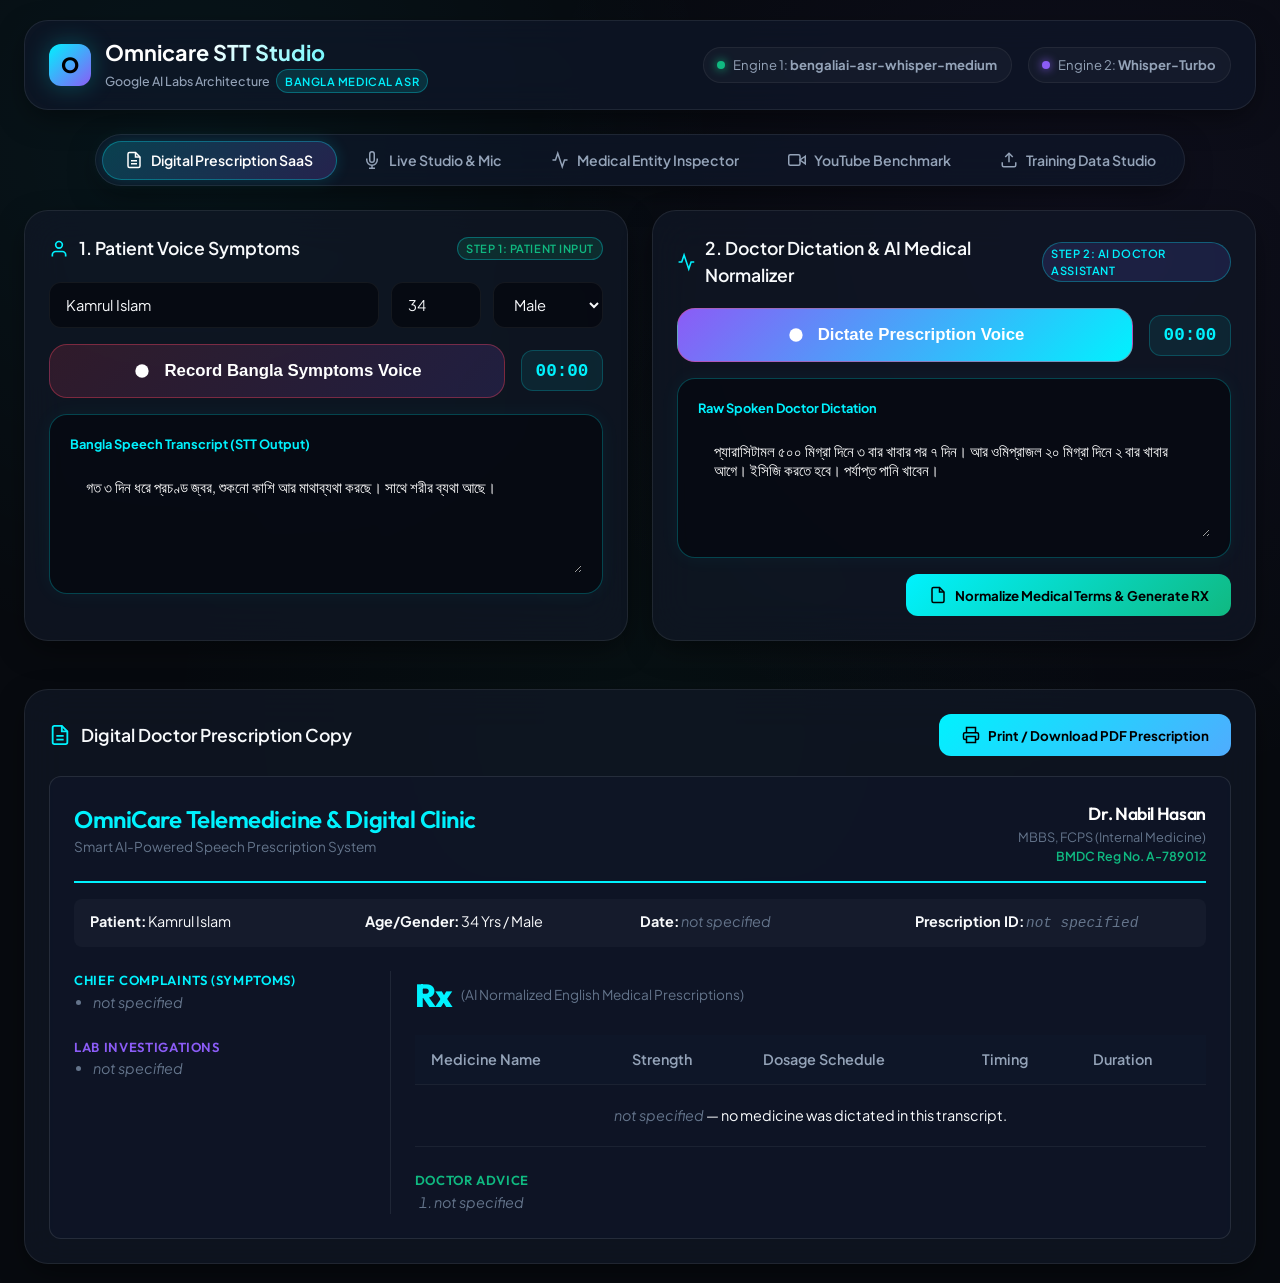
<file: static/index.html>
<!DOCTYPE html>
<html lang="bn">
<head>
    <meta charset="UTF-8">
    <meta name="viewport" content="width=device-width, initial-scale=1.0">
    <title>Omnicare STT — Google AI Labs Studio</title>
    <link rel="stylesheet" href="/static/styles.css">
    <link rel="icon" href="data:image/svg+xml,<svg xmlns=%22http://www.w3.org/2000/svg%22 viewBox=%220 0 100 100%22><text y=%22.9em%22 font-size=%2290%22>🎙️</text></svg>">
</head>
<body>

<div class="app-container">

    <!-- Top Navigation Telemetry Bar (Opal Aesthetic) -->
    <header class="app-header">
        <div class="brand-section">
            <div class="brand-icon">O</div>
            <div>
                <div class="brand-title">Omnicare STT Studio</div>
                <div class="brand-subtitle">
                    Google AI Labs Architecture
                    <span class="badge-tag">Bangla Medical ASR</span>
                </div>
            </div>
        </div>

        <div class="telemetry-bar">
            <div class="telemetry-item">
                <div class="status-dot active"></div>
                <span>Engine 1: <strong>bengaliai-asr-whisper-medium</strong></span>
            </div>
            <div class="telemetry-item">
                <div class="status-dot active" style="background-color: var(--accent-purple); box-shadow: 0 0 10px var(--accent-purple);"></div>
                <span>Engine 2: <strong>Whisper-Turbo</strong></span>
            </div>
        </div>
    </header>

    <!-- Workspace Navigation Pills -->
    <nav class="nav-pills-container">
        <div class="nav-pills">
            <button class="nav-pill active" onclick="switchTab('prescription')">
                <svg width="18" height="18" fill="none" stroke="currentColor" stroke-width="2" viewBox="0 0 24 24"><path d="M14 2H6a2 2 0 0 0-2 2v16a2 2 0 0 0 2 2h12a2 2 0 0 0 2-2V8z"/><polyline points="14 2 14 8 20 8"/><line x1="16" y1="13" x2="8" y2="13"/><line x1="16" y1="17" x2="8" y2="17"/></svg>
                Digital Prescription SaaS
            </button>
            <button class="nav-pill" onclick="switchTab('studio')">
                <svg width="18" height="18" fill="none" stroke="currentColor" stroke-width="2" viewBox="0 0 24 24"><path d="M12 1a3 3 0 0 0-3 3v8a3 3 0 0 0 6 0V4a3 3 0 0 0-3-3z"/><path d="M19 10v2a7 7 0 0 1-14 0v-2"/><line x1="12" y1="19" x2="12" y2="23"/><line x1="8" y1="23" x2="16" y2="23"/></svg>
                Live Studio & Mic
            </button>
            <button class="nav-pill" onclick="switchTab('medical')">
                <svg width="18" height="18" fill="none" stroke="currentColor" stroke-width="2" viewBox="0 0 24 24"><path d="M22 12h-4l-3 9L9 3l-3 9H2"/></svg>
                Medical Entity Inspector
            </button>
            <button class="nav-pill" onclick="switchTab('benchmark')">
                <svg width="18" height="18" fill="none" stroke="currentColor" stroke-width="2" viewBox="0 0 24 24"><polygon points="23 7 16 12 23 17 23 7"/><rect x="1" y="5" width="15" height="14" rx="2" ry="2"/></svg>
                YouTube Benchmark
            </button>
            <button class="nav-pill" onclick="switchTab('dataset')">
                <svg width="18" height="18" fill="none" stroke="currentColor" stroke-width="2" viewBox="0 0 24 24"><path d="M21 15v4a2 2 0 0 1-2 2H5a2 2 0 0 1-2-2v-4"/><polyline points="17 8 12 3 7 8"/><line x1="12" y1="3" x2="12" y2="15"/></svg>
                Training Data Studio
            </button>
        </div>
    </nav>

    <!-- WORKSPACE 0: DIGITAL DOCTOR PRESCRIPTION SAAS -->
    <main id="tab-prescription" class="workspace active">
        <div class="grid-2col">
            <!-- Patient Voice Message & Symptoms -->
            <div class="glass-card">
                <div class="card-header">
                    <div class="card-title">
                        <svg width="20" height="20" fill="none" stroke="currentColor" stroke-width="2" viewBox="0 0 24 24"><path d="M20 21v-2a4 4 0 0 0-4-4H8a4 4 0 0 0-4 4v2"/><circle cx="12" cy="7" r="4"/></svg>
                        1. Patient Voice Symptoms
                    </div>
                    <span class="badge-tag" style="background: rgba(16, 185, 129, 0.15); color: var(--accent-emerald);">Step 1: Patient Input</span>
                </div>

                <div class="input-group" style="margin-bottom: 1rem;">
                    <input type="text" id="patient-name" class="form-input" placeholder="Patient Name" value="Kamrul Islam">
                    <input type="text" id="patient-age" class="form-input" placeholder="Age" value="34" style="max-width: 90px;">
                    <select id="patient-gender" class="form-input" style="max-width: 110px;">
                        <option value="Male">Male</option>
                        <option value="Female">Female</option>
                    </select>
                </div>

                <div class="mic-controls-bar">
                    <button id="patient-rec-btn" class="rec-btn-main" onclick="recordPatientVoice()">
                        <svg width="20" height="20" fill="currentColor" viewBox="0 0 24 24"><circle cx="12" cy="12" r="8"/></svg>
                        <span id="patient-rec-text">Record Bangla Symptoms Voice</span>
                    </button>
                    <div id="patient-rec-timer" class="rec-timer">00:00</div>
                </div>

                <div class="engine-output-box primary" style="margin-top: 1rem;">
                    <div class="engine-tag">
                        <span class="engine-name">Bangla Speech Transcript (STT Output)</span>
                    </div>
                    <textarea id="patient-speech-text" class="form-input" style="width: 100%; min-height: 80px; font-family: inherit; background: transparent; border: none; color: white;" placeholder="Spoken symptoms transcript will appear here (or type manually)...">গত ৩ দিন ধরে প্রচণ্ড জ্বর, শুকনো কাশি আর মাথাব্যথা করছে। সাথে শরীর ব্যথা আছে।</textarea>
                </div>
            </div>

            <!-- Doctor Voice Dictation & Mixed Term Normalizer -->
            <div class="glass-card">
                <div class="card-header">
                    <div class="card-title">
                        <svg width="20" height="20" fill="none" stroke="currentColor" stroke-width="2" viewBox="0 0 24 24"><path d="M22 12h-4l-3 9L9 3l-3 9H2"/></svg>
                        2. Doctor Dictation & AI Medical Normalizer
                    </div>
                    <span class="badge-tag" style="background: rgba(99, 102, 241, 0.15); color: var(--accent-cyan);">Step 2: AI Doctor Assistant</span>
                </div>

                <div class="mic-controls-bar" style="margin-bottom: 1rem;">
                    <button id="doc-rec-btn" class="rec-btn-main" style="background: linear-gradient(135deg, var(--accent-purple), var(--accent-cyan));" onclick="recordDoctorVoice()">
                        <svg width="20" height="20" fill="currentColor" viewBox="0 0 24 24"><circle cx="12" cy="12" r="8"/></svg>
                        <span id="doc-rec-text">Dictate Prescription Voice</span>
                    </button>
                    <div id="doc-rec-timer" class="rec-timer">00:00</div>
                </div>

                <div class="engine-output-box primary">
                    <div class="engine-tag">
                        <span class="engine-name">Raw Spoken Doctor Dictation</span>
                    </div>
                    <textarea id="doctor-speech-text" class="form-input" style="width: 100%; min-height: 80px; font-family: inherit; background: transparent; border: none; color: white;" placeholder="Doctor spoken dictation will appear here...">প্যারাসিটামল ৫০০ মিগ্রা দিনে ৩ বার খাবার পর ৭ দিন। আর ওমিপ্রাজল ২০ মিগ্রা দিনে ২ বার খাবার আগে। ইসিজি করতে হবে। পর্যাপ্ত পানি খাবেন।</textarea>
                </div>

                <div style="margin-top: 1rem; display: flex; gap: 0.5rem; justify-content: flex-end;">
                    <button class="btn-primary" style="background: linear-gradient(135deg, var(--accent-cyan), var(--accent-emerald));" onclick="generatePrescriptionSaaS()">
                        <svg width="18" height="18" fill="none" stroke="currentColor" stroke-width="2" viewBox="0 0 24 24"><path d="M14 2H6a2 2 0 0 0-2 2v16a2 2 0 0 0 2 2h12a2 2 0 0 0 2-2V8z"/><polyline points="14 2 14 8 20 8"/></svg>
                        Normalize Medical Terms & Generate RX
                    </button>
                </div>
            </div>
        </div>

        <!-- Digital Prescription Card Output -->
        <div class="glass-card" style="margin-top: 1.5rem;" id="prescription-printable-area">
            <div class="card-header">
                <div class="card-title">
                    <svg width="22" height="22" fill="none" stroke="currentColor" stroke-width="2" viewBox="0 0 24 24"><path d="M14 2H6a2 2 0 0 0-2 2v16a2 2 0 0 0 2 2h12a2 2 0 0 0 2-2V8z"/><polyline points="14 2 14 8 20 8"/><line x1="16" y1="13" x2="8" y2="13"/><line x1="16" y1="17" x2="8" y2="17"/></svg>
                    Digital Doctor Prescription Copy
                </div>
                <button class="btn-primary" onclick="window.print()">
                    <svg width="18" height="18" fill="none" stroke="currentColor" stroke-width="2" viewBox="0 0 24 24"><polyline points="6 9 6 2 18 2 18 9"/><path d="M6 18H4a2 2 0 0 1-2-2v-5a2 2 0 0 1 2-2h16a2 2 0 0 1 2 2v5a2 2 0 0 1-2 2h-2"/><rect x="6" y="14" width="12" height="8"/></svg>
                    Print / Download PDF Prescription
                </button>
            </div>

            <!-- Letterhead -->
            <div style="border: 1px solid rgba(255,255,255,0.1); border-radius: var(--radius-md); padding: 1.5rem; background: rgba(15, 23, 42, 0.6);">
                <div style="display: flex; justify-content: space-between; border-bottom: 2px solid var(--accent-cyan); padding-bottom: 1rem; margin-bottom: 1rem;">
                    <div>
                        <h2 style="font-family: var(--font-heading); color: var(--accent-cyan); margin: 0; font-size: 1.5rem;">OmniCare Telemedicine & Digital Clinic</h2>
                        <div style="color: var(--text-muted); font-size: 0.85rem;">Smart AI-Powered Speech Prescription System</div>
                    </div>
                    <div style="text-align: right;">
                        <h3 id="rx-doc-name" style="margin: 0; color: white; font-size: 1.1rem;">Dr. Nabil Hasan</h3>
                        <div id="rx-doc-title" style="color: var(--text-muted); font-size: 0.8rem;">MBBS, FCPS (Internal Medicine)</div>
                        <div style="color: var(--accent-emerald); font-size: 0.78rem; font-weight: 600;">BMDC Reg No. A-789012</div>
                    </div>
                </div>

                <!-- Patient Metadata Bar -->
                <div style="display: grid; grid-template-columns: repeat(4, 1fr); background: rgba(255,255,255,0.03); padding: 0.75rem 1rem; border-radius: var(--radius-sm); margin-bottom: 1.5rem; font-size: 0.9rem;">
                    <div><strong>Patient:</strong> <span id="rx-patient-name">Kamrul Islam</span></div>
                    <div><strong>Age/Gender:</strong> <span id="rx-patient-age-gender">34 Yrs / Male</span></div>
                    <div><strong>Date:</strong> <span id="rx-date" class="not-specified">not specified</span></div>
                    <div><strong>Prescription ID:</strong> <span id="rx-id" class="not-specified" style="font-family: var(--font-mono);">not specified</span></div>
                </div>

                <div class="grid-2col" style="grid-template-columns: 1fr 2.5fr;">
                    <!-- Left: Complaints & Investigations -->
                    <div style="border-right: 1px solid rgba(255,255,255,0.08); padding-right: 1rem;">
                        <h4 style="color: var(--accent-cyan); margin-top: 0; text-transform: uppercase; font-size: 0.82rem; letter-spacing: 0.05em;">Chief Complaints (Symptoms)</h4>
                        <!-- Placeholder only. Filled from the transcript by
                             generatePrescriptionSaaS(); never seeded with
                             sample clinical data that could be mistaken for a
                             reading of this patient's speech. -->
                        <ul id="rx-complaints-list" style="padding-left: 1.2rem; color: var(--text-secondary); font-size: 0.9rem; line-height: 1.6;">
                            <li class="not-specified">not specified</li>
                        </ul>

                        <h4 style="color: var(--accent-purple); margin-top: 1.5rem; text-transform: uppercase; font-size: 0.82rem; letter-spacing: 0.05em;">Lab Investigations</h4>
                        <ul id="rx-tests-list" style="padding-left: 1.2rem; color: var(--text-secondary); font-size: 0.9rem; line-height: 1.6;">
                            <li class="not-specified">not specified</li>
                        </ul>
                    </div>

                    <!-- Right: RX Medicine Table -->
                    <div>
                        <div style="display: flex; align-items: center; gap: 0.5rem; margin-bottom: 1rem;">
                            <span style="font-family: var(--font-heading); font-size: 2rem; font-weight: 800; color: var(--accent-cyan);">Rx</span>
                            <span style="color: var(--text-muted); font-size: 0.85rem;">(AI Normalized English Medical Prescriptions)</span>
                        </div>

                        <table class="data-table" style="width: 100%; font-size: 0.9rem;">
                            <thead>
                                <tr>
                                    <th>Medicine Name</th>
                                    <th>Strength</th>
                                    <th>Dosage Schedule</th>
                                    <th>Timing</th>
                                    <th>Duration</th>
                                </tr>
                            </thead>
                            <!-- Intentionally empty of drugs. Shipping sample
                                 rows here put a real-looking Paracetamol /
                                 Omeprazole order on screen before anyone had
                                 spoken — exactly the confident-wrong-value
                                 failure PLAN.md rules out. -->
                            <tbody id="rx-medicines-body">
                                <tr>
                                    <td colspan="5" style="text-align: center; padding: 1.25rem;">
                                        <span class="not-specified">not specified</span> — no medicine was dictated in this transcript.
                                    </td>
                                </tr>
                            </tbody>
                        </table>

                        <h4 style="color: var(--accent-emerald); margin-top: 1.5rem; text-transform: uppercase; font-size: 0.82rem; letter-spacing: 0.05em;">Doctor Advice</h4>
                        <ol id="rx-advice-list" style="padding-left: 1.2rem; color: var(--text-secondary); font-size: 0.9rem; line-height: 1.6;">
                            <li class="not-specified">not specified</li>
                        </ol>
                    </div>
                </div>
            </div>
        </div>
    </main>

    <!-- WORKSPACE 1: LIVE STUDIO -->
    <main id="tab-studio" class="workspace">
        <div class="grid-2col">
            <!-- Left Card: Live Mic Visualizer & Audio File Drop -->
            <div class="glass-card">
                <div class="card-header">
                    <div class="card-title">
                        <svg width="20" height="20" fill="none" stroke="currentColor" stroke-width="2" viewBox="0 0 24 24"><circle cx="12" cy="12" r="10"/><polyline points="12 6 12 12 16 14"/></svg>
                        Real-time Audio Input
                    </div>
                    <span id="rec-status-tag" class="badge-tag" style="background: rgba(255,255,255,0.05); color: var(--text-muted); border-color: transparent;">READY</span>
                </div>

                <!-- Animated Audio Waveform Canvas -->
                <div class="visualizer-container">
                    <canvas id="audioCanvas"></canvas>
                </div>

                <!-- Microphone Controls -->
                <div class="mic-controls-bar">
                    <button id="record-btn" class="rec-btn-main" onclick="toggleRecording()">
                        <svg width="20" height="20" fill="currentColor" viewBox="0 0 24 24"><circle cx="12" cy="12" r="8"/></svg>
                        <span id="rec-btn-text">Start Speech Capture</span>
                    </button>
                    <div id="rec-timer" class="rec-timer">00:00</div>
                </div>

                <div style="margin: 1.5rem 0 0.5rem; text-align: center; color: var(--text-muted); font-size: 0.8rem; text-transform: uppercase; letter-spacing: 0.1em;">
                    — OR DRAG AUDIO FILE —
                </div>

                <!-- File Drag and Drop Zone -->
                <div class="dropzone" id="audio-dropzone" onclick="document.getElementById('file-input').click()">
                    <div class="dropzone-icon">
                        <svg width="24" height="24" fill="none" stroke="currentColor" stroke-width="2" viewBox="0 0 24 24"><path d="M21 15v4a2 2 0 0 1-2 2H5a2 2 0 0 1-2-2v-4"/><polyline points="17 8 12 3 7 8"/><line x1="12" y1="3" x2="12" y2="15"/></svg>
                    </div>
                    <div class="dropzone-text">Click or Drop Audio File Here</div>
                    <div class="dropzone-subtext">Supports WAV, MP3, M4A, FLAC (Max 25MB)</div>
                    <input type="file" id="file-input" accept="audio/*" style="display: none;" onchange="handleFileSelect(event)">
                </div>

                <div id="audio-preview-container" style="display: none; margin-top: 1rem;">
                    <audio id="audio-player" controls style="width: 100%; border-radius: var(--radius-md);"></audio>
                </div>
            </div>

            <!-- Right Card: Dual Engine Transcription & Agreement Telemetry -->
            <div class="glass-card">
                <div class="card-header">
                    <div class="card-title">
                        <svg width="20" height="20" fill="none" stroke="currentColor" stroke-width="2" viewBox="0 0 24 24"><path d="M14 2H6a2 2 0 0 0-2 2v16a2 2 0 0 0 2 2h12a2 2 0 0 0 2-2V8z"/><polyline points="14 2 14 8 20 8"/><line x1="16" y1="13" x2="8" y2="13"/><line x1="16" y1="17" x2="8" y2="17"/><polyline points="10 9 9 9 8 9"/></svg>
                        Stitch Dual-Engine Evaluation
                    </div>
                    <button class="btn-secondary" style="padding: 0.35rem 0.75rem; font-size: 0.78rem;" onclick="copyTranscript()">Copy Transcript</button>
                </div>

                <!-- Agreement Telemetry Meter -->
                <div class="agreement-meter-card">
                    <div class="meter-info">
                        <span class="meter-label">Model Cross Agreement</span>
                        <span class="meter-value" id="agreement-val">--%</span>
                    </div>
                    <div id="agreement-badge" class="meter-badge high">Awaiting Audio</div>
                </div>

                <div style="display: flex; flex-direction: column; gap: 1rem; margin-top: 1rem;">
                    <!-- Engine 1 Output -->
                    <div class="engine-output-box primary">
                        <div class="engine-tag">
                            <span class="engine-name">Engine 1 (Bengali.AI ASR Whisper-Medium)</span>
                            <span id="e1-time">-- s</span>
                        </div>
                        <div id="transcript-e1" class="transcript-text-area">
                            <em>Speak or upload audio to generate Bangla transcription...</em>
                        </div>
                    </div>

                    <!-- Engine 2 Output -->
                    <div class="engine-output-box">
                        <div class="engine-tag">
                            <span class="engine-name" style="color: var(--accent-purple);">Engine 2 (Whisper-Large-v3-Turbo / MLX)</span>
                            <span id="e2-time">-- s</span>
                        </div>
                        <div id="transcript-e2" class="transcript-text-area" style="color: var(--text-secondary);">
                            <em>Engine 2 output will appear here...</em>
                        </div>
                    </div>
                </div>
            </div>
        </div>
    </main>

    <!-- WORKSPACE 2: MEDICAL ENTITY INSPECTOR -->
    <main id="tab-medical" class="workspace">
        <div class="glass-card">
            <div class="card-header">
                <div class="card-title">
                    <svg width="20" height="20" fill="none" stroke="currentColor" stroke-width="2" viewBox="0 0 24 24"><path d="M22 12h-4l-3 9L9 3l-3 9H2"/></svg>
                    Medical Entity Classification & Bengali Unicode Normalization
                </div>
                <div style="display: flex; gap: 0.5rem;">
                    <span class="medical-tag symptom">Symptom</span>
                    <span class="medical-tag drug">Medication</span>
                    <span class="medical-tag dosage">Dosage</span>
                    <span class="medical-tag anatomy">Anatomy</span>
                </div>
            </div>

            <div class="grid-2col">
                <div class="engine-output-box primary">
                    <div class="engine-tag">
                        <span class="engine-name">Highlighted Clinical Transcript</span>
                    </div>
                    <div id="medical-highlight-box" class="transcript-text-area">
                        রোগীর <span class="medical-tag symptom">জ্বর</span> ও <span class="medical-tag symptom">মাথা ব্যথা</span> রয়েছে। তাঁকে <span class="medical-tag drug">প্যারাসিটামল</span> <span class="medical-tag dosage"> ৫০০ মিগ্রা</span> দিনে ২ বার খাওয়ার পরামর্শ দেয়া হলো।
                    </div>
                </div>

                <div class="engine-output-box">
                    <div class="engine-tag">
                        <span class="engine-name" style="color: var(--accent-emerald);">bnorm.py Unicode Normalized Comparison</span>
                    </div>
                    <div id="bnorm-compare-box" class="transcript-text-area" style="font-family: var(--font-mono); font-size: 0.95rem;">
                        [Original] রোগীর জ্বর ও মাথা ব্যথা রয়েছে...<br><br>
                        [Normalized] রোগীর জ্বর ও মাথাব্যথা রয়েছে...
                    </div>
                </div>
            </div>
        </div>
    </main>

    <!-- WORKSPACE 3: YOUTUBE BENCHMARK -->
    <main id="tab-benchmark" class="workspace">
        <div class="glass-card">
            <div class="card-header">
                <div class="card-title">
                    <svg width="20" height="20" fill="none" stroke="currentColor" stroke-width="2" viewBox="0 0 24 24"><polygon points="23 7 16 12 23 17 23 7"/><rect x="1" y="5" width="15" height="14" rx="2" ry="2"/></svg>
                    YouTube Speech Benchmark & WER Evaluation
                </div>
            </div>

            <div class="input-group">
                <input type="text" id="yt-url-input" class="form-input" placeholder="Paste YouTube video URL (e.g., https://www.youtube.com/watch?v=...)">
                <button class="btn-primary" onclick="runYouTubeBench()">
                    <svg width="18" height="18" fill="none" stroke="currentColor" stroke-width="2" viewBox="0 0 24 24"><polygon points="5 3 19 12 5 21 5 3"/></svg>
                    Run Speech Benchmark
                </button>
            </div>
        </div>

        <!-- History Table -->
        <div class="glass-card">
            <div class="card-header">
                <div class="card-title">Transcription Benchmark History</div>
                <button class="btn-secondary" onclick="loadBenchHistory()">Refresh History</button>
            </div>
            <div class="data-table-container">
                <table class="data-table">
                    <thead>
                        <tr>
                            <th>Video / Audio ID</th>
                            <th>Transcribed Text</th>
                            <th>Agreement</th>
                            <th>Duration</th>
                            <th>Actions</th>
                        </tr>
                    </thead>
                    <tbody id="history-table-body">
                        <tr>
                            <td colspan="5" style="text-align: center; color: var(--text-muted); padding: 2rem;">
                                Loading past benchmark entries...
                            </td>
                        </tr>
                    </tbody>
                </table>
            </div>
        </div>
    </main>

    <!-- WORKSPACE 4: DATASET CURATION STUDIO -->
    <main id="tab-dataset" class="workspace">
        <div class="glass-card">
            <div class="card-header">
                <div class="card-title">
                    <svg width="20" height="20" fill="none" stroke="currentColor" stroke-width="2" viewBox="0 0 24 24"><path d="M21 15v4a2 2 0 0 1-2 2H5a2 2 0 0 1-2-2v-4"/><polyline points="17 8 12 3 7 8"/><line x1="12" y1="3" x2="12" y2="15"/></svg>
                    Bangla Dataset Collection Studio (Kaggle Fine-Tuning Pipeline)
                </div>
                <a href="/training/export" target="_blank" class="btn-primary" style="text-decoration: none;">
                    Export Kaggle Manifest CSV
                </a>
            </div>

            <div class="input-group" style="margin-bottom: 1.5rem;">
                <input type="text" id="training-yt-url" class="form-input" placeholder="Enter YouTube URL for automatic caption chunking and speech dataset extraction...">
                <button class="btn-primary" onclick="chunkYouTubeForTraining()">
                    Chunk & Extract Pairs
                </button>
            </div>

            <div id="candidate-pairs-container" style="display: none; margin-bottom: 2rem;">
                <div class="card-header">
                    <div class="card-title" style="color: var(--accent-cyan);">
                        Extracted Candidate Speech Pairs (Review & Accept)
                    </div>
                    <span id="candidate-count-tag" class="badge-tag">0 PAIRS</span>
                </div>
                <div class="data-table-container" style="margin-bottom: 1.5rem;">
                    <table class="data-table">
                        <thead>
                            <tr>
                                <th>Chunk ID</th>
                                <th>Audio Clip</th>
                                <th>STT Text (Engine 1 vs Engine 2)</th>
                                <th>Verified Label (Editable)</th>
                                <th>Action</th>
                            </tr>
                        </thead>
                        <tbody id="candidate-table-body"></tbody>
                    </table>
                </div>
            </div>

            <!-- Manifest Data Table -->
            <div class="card-header" style="margin-top: 1rem;">
                <div class="card-title">Accepted Training Dataset Manifest</div>
            </div>
            <div class="data-table-container">
                <table class="data-table">
                    <thead>
                        <tr>
                            <th>Chunk ID</th>
                            <th>Audio Stream</th>
                            <th>Reference / Final Text</th>
                            <th>Actions</th>
                        </tr>
                    </thead>
                    <tbody id="manifest-table-body">
                        <tr>
                            <td colspan="4" style="text-align: center; color: var(--text-muted); padding: 2rem;">
                                Loading training dataset manifest...
                            </td>
                        </tr>
                    </tbody>
                </table>
            </div>
        </div>
    </main>

</div>

<script src="/static/app.js"></script>
</body>
</html>
</file>
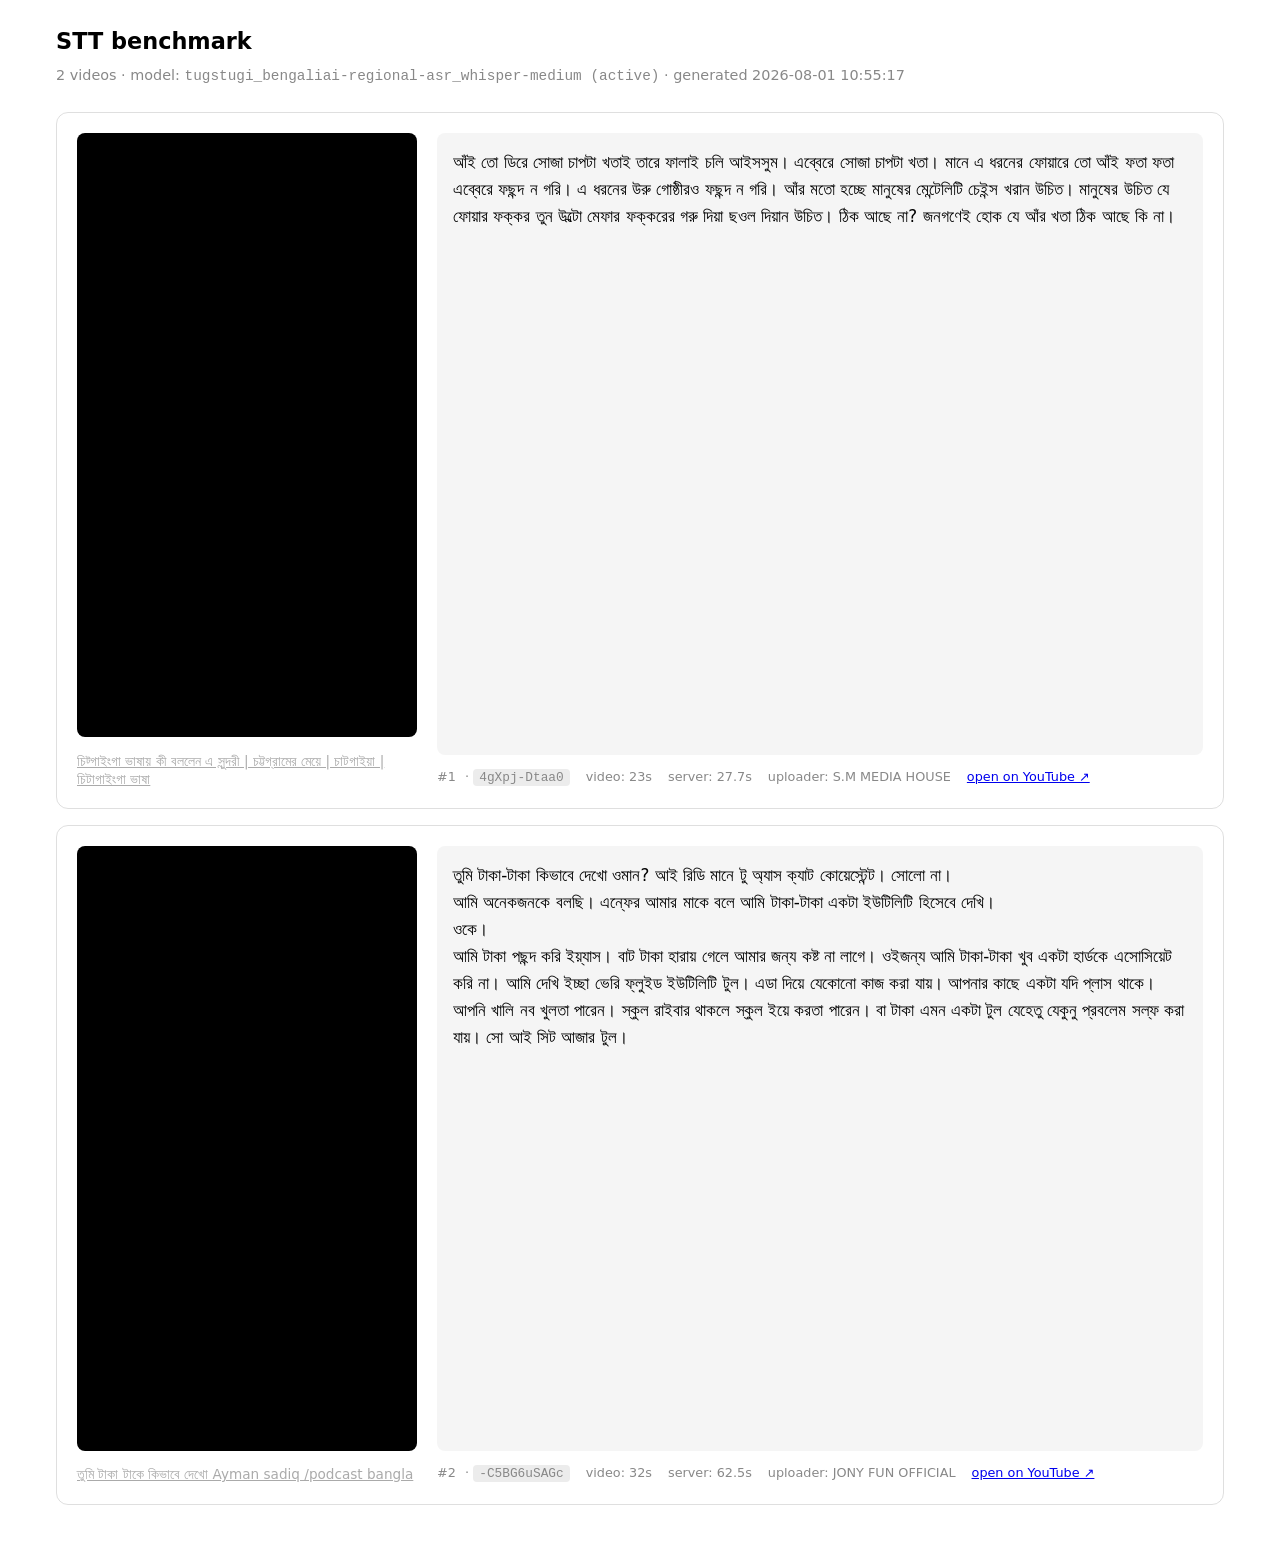
<file: bench/report_20260801_105341.html>
<!DOCTYPE html>
<html lang="en">
<head>
<meta charset="UTF-8">
<title>STT bench — 2 videos — 2026-08-01 10:55:17</title>
<style>
    :root { color-scheme: light dark; }
    * { box-sizing: border-box; }
    body {
        font-family: -apple-system, system-ui, "Segoe UI", Roboto, sans-serif;
        max-width: 1200px;
        margin: 0 auto;
        padding: 1.5rem 1rem;
        line-height: 1.6;
    }
    h1 { margin: 0 0 0.25rem; font-size: 1.4rem; }
    .summary {
        margin: 0 0 1.5rem;
        color: #888;
        font-size: 0.9rem;
    }
    .card {
        display: grid;
        grid-template-columns: 340px 1fr;
        gap: 1.25rem;
        padding: 1.25rem;
        margin-bottom: 1rem;
        border: 1px solid rgba(128,128,128,0.25);
        border-radius: 12px;
    }
    @media (max-width: 800px) {
        .card { grid-template-columns: 1fr; }
    }
    .video iframe {
        width: 100%;
        aspect-ratio: 9/16;
        border: 0;
        border-radius: 8px;
        background: #000;
    }
    .video .title {
        margin-top: 0.5rem;
        font-size: 0.85rem;
        color: #aaa;
        line-height: 1.3;
    }
    .video .title a { color: inherit; }
    .transcript {
        display: flex;
        flex-direction: column;
        min-width: 0;
    }
    .text {
        flex: 1;
        padding: 1rem;
        background: rgba(128,128,128,0.08);
        border-radius: 8px;
        white-space: pre-wrap;
        word-break: break-word;
        font-size: 1.05rem;
        min-height: 8rem;
    }
    .text.error { background: rgba(220,50,50,0.1); color: #d33; }
    .meta {
        margin-top: 0.75rem;
        font-size: 0.8rem;
        color: #888;
        display: flex;
        flex-wrap: wrap;
        gap: 0.5rem 1rem;
    }
    .meta code {
        background: rgba(128,128,128,0.15);
        padding: 1px 6px;
        border-radius: 4px;
    }
    .card-num {
        display: inline-block;
        min-width: 1.5rem;
        color: #888;
        font-variant-numeric: tabular-nums;
    }
</style>
</head>
<body>
<h1>STT benchmark</h1>
<div class="summary">
    2 videos · model: <code>tugstugi_bengaliai-regional-asr_whisper-medium (active)</code> · generated 2026-08-01 10:55:17
</div>

<div class="card">
    <div class="video">
        <iframe src="https://www.youtube.com/embed/4gXpj-Dtaa0" allowfullscreen loading="lazy"></iframe>
        <div class="title"><a href="https://www.youtube.com/shorts/4gXpj-Dtaa0" target="_blank" rel="noopener">চিট্গাইংগা ভাষায় কী বললেন এ সুন্দরী | চট্টগ্রামের মেয়ে | চাটগাইয়া | চিটাগাইংগা ভাষা</a></div>
    </div>
    <div class="transcript">
        <div class="text">আঁই তো ডিরে সোজা চাপটা খতাই তারে ফালাই চলি আইসসুম। এব্বেরে সোজা চাপটা খতা। মানে এ ধরনের ফোয়ারে তো আঁই ফতা ফতা এব্বেরে ফছন্দ ন গরি। এ ধরনের উরু গোষ্ঠীরও ফছন্দ ন গরি। আঁর মতো হচ্ছে মানুষের মেন্টেলিটি চেইন্স খরান উচিত। মানুষের উচিত যে ফোয়ার ফক্কর তুন উল্টো মেফার ফক্করের গরু দিয়া ছওল দিয়ান উচিত। ঠিক আছে না? জনগণেই হোক যে আঁর খতা ঠিক আছে কি না।</div>
        <div class="meta">
            <span><span class="card-num">#1</span> · <code>4gXpj-Dtaa0</code></span>
            <span>video: 23s</span>
            <span>server: 27.7s</span>
            <span>uploader: S.M MEDIA HOUSE</span>
            <span><a href="https://www.youtube.com/shorts/4gXpj-Dtaa0" target="_blank" rel="noopener">open on YouTube ↗</a></span>
        </div>
    </div>
</div>

<div class="card">
    <div class="video">
        <iframe src="https://www.youtube.com/embed/-C5BG6uSAGc" allowfullscreen loading="lazy"></iframe>
        <div class="title"><a href="https://www.youtube.com/shorts/-C5BG6uSAGc" target="_blank" rel="noopener">তুমি টাকা টাকে কিভাবে দেখো Ayman sadiq /podcast bangla</a></div>
    </div>
    <div class="transcript">
        <div class="text">তুমি টাকা-টাকা কিভাবে দেখো ওমান? আই রিডি মানে টু অ্যাস ক্যাট কোয়েস্টেন্ট। সোলো না। 
আমি অনেকজনকে বলছি। এন্ফের আমার মাকে বলে আমি টাকা-টাকা একটা ইউটিলিটি হিসেবে দেখি। 
ওকে। 
আমি টাকা পছন্দ করি ইয়্যাস। বাট টাকা হারায় গেলে আমার জন্য কষ্ট না লাগে। ওইজন্য আমি টাকা-টাকা খুব একটা হার্ডকে এসোসিয়েট করি না। আমি দেখি ইচ্ছা ভেরি ফ্লুইড ইউটিলিটি টুল। এডা দিয়ে যেকোনো কাজ করা যায়। আপনার কাছে একটা যদি প্লাস থাকে। আপনি খালি নব খুলতা পারেন। স্কুল রাইবার থাকলে স্কুল ইয়ে করতা পারেন। বা টাকা এমন একটা টুল যেহেতু যেকুনু প্রবলেম সল্ফ করা যায়। সো আই সিট আজার টুল।</div>
        <div class="meta">
            <span><span class="card-num">#2</span> · <code>-C5BG6uSAGc</code></span>
            <span>video: 32s</span>
            <span>server: 62.5s</span>
            <span>uploader: JONY FUN OFFICIAL</span>
            <span><a href="https://www.youtube.com/shorts/-C5BG6uSAGc" target="_blank" rel="noopener">open on YouTube ↗</a></span>
        </div>
    </div>
</div>
</body></html>
</file>
<file: static/styles.css>
/* ==========================================================================
   Google AI Labs (Opal, Stitch, Pomeli) Design System & Aesthetics
   Omnicare STT — Bangla Speech-to-Text Studio
   ========================================================================== */

@import url('https://fonts.googleapis.com/css2?family=Outfit:wght@300;400;500;600;700&family=Plus+Jakarta+Sans:wght@400;500;600;700&display=swap');

:root {
  /* Color Palette — Deep Obsidian & Glowing Neons */
  --bg-primary: #070A0F;
  --bg-secondary: #0D121D;
  --bg-card: rgba(18, 26, 41, 0.65);
  --bg-card-hover: rgba(26, 37, 59, 0.8);
  --bg-glass: rgba(15, 23, 42, 0.7);
  --bg-glass-border: rgba(255, 255, 255, 0.08);

  --accent-cyan: #00F2FE;
  --accent-blue: #4FACFE;
  --accent-emerald: #10B981;
  --accent-emerald-glow: rgba(16, 185, 129, 0.35);
  --accent-purple: #8B5CF6;
  --accent-purple-glow: rgba(139, 92, 246, 0.35);
  --accent-rose: #F43F5E;
  --accent-rose-glow: rgba(244, 63, 94, 0.4);
  --accent-amber: #F59E0B;

  --text-primary: #F8FAFC;
  --text-secondary: #94A3B8;
  --text-muted: #64748B;

  --border-subtle: rgba(255, 255, 255, 0.06);
  --border-active: rgba(0, 242, 254, 0.3);

  --font-heading: 'Outfit', -apple-system, sans-serif;
  --font-body: 'Plus Jakarta Sans', -apple-system, sans-serif;
  --font-mono: 'JetBrains Mono', 'Fira Code', monospace;

  --radius-sm: 8px;
  --radius-md: 12px;
  --radius-lg: 18px;
  --radius-xl: 24px;
  --radius-full: 9999px;

  --shadow-glow-cyan: 0 0 25px rgba(0, 242, 254, 0.25);
  --shadow-glow-emerald: 0 0 25px rgba(16, 185, 129, 0.25);
  --shadow-glow-purple: 0 0 25px rgba(139, 92, 246, 0.25);
  --shadow-card: 0 10px 30px -5px rgba(0, 0, 0, 0.5);

  --transition-fast: 0.15s cubic-bezier(0.4, 0, 0.2, 1);
  --transition-normal: 0.25s cubic-bezier(0.4, 0, 0.2, 1);
}

/* --- Base & Reset --- */
* {
  box-sizing: border-box;
  margin: 0;
  padding: 0;
}

body {
  font-family: var(--font-body);
  background-color: var(--bg-primary);
  color: var(--text-primary);
  min-height: 100vh;
  overflow-x: hidden;
  line-height: 1.5;
  background-image: 
    radial-gradient(circle at 15% 15%, rgba(0, 242, 254, 0.05) 0%, transparent 40%),
    radial-gradient(circle at 85% 25%, rgba(139, 92, 246, 0.06) 0%, transparent 45%),
    radial-gradient(circle at 50% 80%, rgba(16, 185, 129, 0.04) 0%, transparent 50%);
  background-attachment: fixed;
}

/* --- Typography --- */
h1, h2, h3, h4, h5, h6 {
  font-family: var(--font-heading);
  font-weight: 600;
  letter-spacing: -0.02em;
}

/* --- Layout Structure --- */
.app-container {
  display: flex;
  flex-direction: column;
  min-height: 100vh;
  max-width: 1440px;
  margin: 0 auto;
  padding: 1.25rem 1.5rem;
  gap: 1.5rem;
}

/* --- Header & Telemetry Bar --- */
.app-header {
  display: flex;
  justify-content: space-between;
  align-items: center;
  padding: 1rem 1.5rem;
  background: var(--bg-glass);
  backdrop-filter: blur(16px);
  -webkit-backdrop-filter: blur(16px);
  border: 1px solid var(--bg-glass-border);
  border-radius: var(--radius-xl);
  box-shadow: var(--shadow-card);
}

.brand-section {
  display: flex;
  align-items: center;
  gap: 0.85rem;
}

.brand-icon {
  width: 42px;
  height: 42px;
  background: linear-gradient(135deg, var(--accent-cyan), var(--accent-purple));
  border-radius: var(--radius-md);
  display: flex;
  align-items: center;
  justify-content: center;
  color: #000;
  font-weight: 800;
  font-size: 1.3rem;
  box-shadow: var(--shadow-glow-cyan);
}

.brand-title {
  font-size: 1.35rem;
  font-weight: 700;
  background: linear-gradient(135deg, #FFF 30%, var(--accent-cyan));
  -webkit-background-clip: text;
  -webkit-text-fill-color: transparent;
}

.brand-subtitle {
  font-size: 0.78rem;
  color: var(--text-secondary);
  font-weight: 500;
  display: flex;
  align-items: center;
  gap: 0.4rem;
}

.badge-tag {
  background: rgba(0, 242, 254, 0.12);
  color: var(--accent-cyan);
  border: 1px solid rgba(0, 242, 254, 0.3);
  padding: 0.15rem 0.5rem;
  border-radius: var(--radius-full);
  font-size: 0.7rem;
  font-weight: 600;
  letter-spacing: 0.05em;
  text-transform: uppercase;
}

/* Absent clinical data. Deliberately quiet and italic so it reads as a gap in
   the transcript rather than as something the doctor dictated — a field we
   could not hear must never look like one we could. */
.not-specified {
  color: var(--text-muted);
  font-style: italic;
  font-weight: 400;
  text-transform: none;
  letter-spacing: normal;
}

/* Top Telemetry Pills */
.telemetry-bar {
  display: flex;
  align-items: center;
  gap: 1rem;
}

.telemetry-item {
  display: flex;
  align-items: center;
  gap: 0.5rem;
  background: rgba(255, 255, 255, 0.03);
  border: 1px solid var(--border-subtle);
  padding: 0.45rem 0.85rem;
  border-radius: var(--radius-full);
  font-size: 0.82rem;
  color: var(--text-secondary);
}

.status-dot {
  width: 8px;
  height: 8px;
  border-radius: 50%;
  background-color: var(--accent-emerald);
  box-shadow: 0 0 10px var(--accent-emerald);
}

.status-dot.active {
  animation: pulse-dot 2s infinite;
}

@keyframes pulse-dot {
  0%, 100% { opacity: 1; transform: scale(1); }
  50% { opacity: 0.5; transform: scale(1.2); }
}

/* --- Workspace Navigation Tabs (Pill style) --- */
.nav-pills-container {
  display: flex;
  justify-content: center;
}

.nav-pills {
  display: flex;
  background: var(--bg-glass);
  backdrop-filter: blur(16px);
  border: 1px solid var(--bg-glass-border);
  padding: 0.35rem;
  border-radius: var(--radius-full);
  gap: 0.25rem;
  box-shadow: var(--shadow-card);
}

.nav-pill {
  padding: 0.6rem 1.4rem;
  border: none;
  background: transparent;
  color: var(--text-secondary);
  font-family: var(--font-body);
  font-weight: 600;
  font-size: 0.88rem;
  border-radius: var(--radius-full);
  cursor: pointer;
  transition: var(--transition-fast);
  display: flex;
  align-items: center;
  gap: 0.5rem;
}

.nav-pill:hover {
  color: var(--text-primary);
  background: rgba(255, 255, 255, 0.04);
}

.nav-pill.active {
  background: linear-gradient(135deg, rgba(0, 242, 254, 0.2), rgba(139, 92, 246, 0.2));
  border: 1px solid var(--border-active);
  color: #FFF;
  box-shadow: 0 0 15px rgba(0, 242, 254, 0.15);
}

/* --- Main Content Workspaces --- */
.workspace {
  display: none;
  flex-direction: column;
  gap: 1.5rem;
  animation: fadeIn 0.3s cubic-bezier(0.4, 0, 0.2, 1);
}

.workspace.active {
  display: flex;
}

@keyframes fadeIn {
  from { opacity: 0; transform: translateY(8px); }
  to { opacity: 1; transform: translateY(0); }
}

/* --- Opal Glass Cards & Grids --- */
.grid-2col {
  display: grid;
  grid-template-columns: 1fr 1fr;
  gap: 1.5rem;
}

.grid-3col {
  display: grid;
  grid-template-columns: repeat(3, 1fr);
  gap: 1.25rem;
}

.glass-card {
  background: var(--bg-card);
  backdrop-filter: blur(20px);
  -webkit-backdrop-filter: blur(20px);
  border: 1px solid var(--bg-glass-border);
  border-radius: var(--radius-xl);
  padding: 1.5rem;
  box-shadow: var(--shadow-card);
  transition: var(--transition-normal);
  position: relative;
  overflow: hidden;
}

.glass-card:hover {
  border-color: rgba(255, 255, 255, 0.12);
}

.card-header {
  display: flex;
  justify-content: space-between;
  align-items: center;
  margin-bottom: 1.25rem;
}

.card-title {
  font-size: 1.1rem;
  font-weight: 600;
  display: flex;
  align-items: center;
  gap: 0.6rem;
  color: var(--text-primary);
}

.card-title svg {
  color: var(--accent-cyan);
}

/* --- Audio Studio & Live Visualizer --- */
.visualizer-container {
  position: relative;
  width: 100%;
  height: 160px;
  background: rgba(5, 8, 15, 0.8);
  border-radius: var(--radius-lg);
  border: 1px solid rgba(255, 255, 255, 0.05);
  overflow: hidden;
  display: flex;
  align-items: center;
  justify-content: center;
}

canvas#audioCanvas {
  width: 100%;
  height: 100%;
  display: block;
}

.mic-controls-bar {
  display: flex;
  align-items: center;
  justify-content: space-between;
  gap: 1rem;
  margin-top: 1rem;
}

.rec-btn-main {
  flex: 1;
  padding: 1rem 1.5rem;
  font-size: 1.05rem;
  font-weight: 700;
  border-radius: var(--radius-lg);
  border: 1px solid rgba(244, 63, 94, 0.4);
  background: linear-gradient(135deg, rgba(244, 63, 94, 0.15), rgba(139, 92, 246, 0.15));
  color: #FFF;
  cursor: pointer;
  display: flex;
  align-items: center;
  justify-content: center;
  gap: 0.75rem;
  transition: var(--transition-normal);
}

.rec-btn-main:hover:not(:disabled) {
  background: linear-gradient(135deg, rgba(244, 63, 94, 0.3), rgba(139, 92, 246, 0.3));
  box-shadow: var(--shadow-glow-purple);
  transform: translateY(-1px);
}

.rec-btn-main.recording {
  background: linear-gradient(135deg, var(--accent-rose), #BE123C);
  border-color: var(--accent-rose);
  animation: pulse-recording 1.5s infinite;
  box-shadow: var(--shadow-glow-cyan);
}

@keyframes pulse-recording {
  0%, 100% { box-shadow: 0 0 0 0 rgba(244, 63, 94, 0.6); }
  50% { box-shadow: 0 0 0 16px rgba(244, 63, 94, 0); }
}

.rec-timer {
  font-family: var(--font-mono);
  font-size: 1.1rem;
  font-weight: 700;
  color: var(--accent-cyan);
  background: rgba(0, 242, 254, 0.08);
  padding: 0.4rem 0.85rem;
  border-radius: var(--radius-md);
  border: 1px solid rgba(0, 242, 254, 0.2);
}

/* --- Drag & Drop Audio Upload Box --- */
.dropzone {
  border: 2px dashed rgba(255, 255, 255, 0.12);
  border-radius: var(--radius-lg);
  padding: 2rem 1.5rem;
  text-align: center;
  background: rgba(255, 255, 255, 0.01);
  cursor: pointer;
  transition: var(--transition-normal);
  display: flex;
  flex-direction: column;
  align-items: center;
  gap: 0.75rem;
}

.dropzone:hover, .dropzone.dragover {
  border-color: var(--accent-cyan);
  background: rgba(0, 242, 254, 0.04);
  box-shadow: var(--shadow-glow-cyan);
}

.dropzone-icon {
  width: 48px;
  height: 48px;
  border-radius: 50%;
  background: rgba(0, 242, 254, 0.1);
  color: var(--accent-cyan);
  display: flex;
  align-items: center;
  justify-content: center;
}

.dropzone-text {
  font-size: 0.95rem;
  color: var(--text-primary);
  font-weight: 500;
}

.dropzone-subtext {
  font-size: 0.78rem;
  color: var(--text-muted);
}

/* --- Stitch Model Agreement Meter --- */
.agreement-meter-card {
  display: flex;
  align-items: center;
  justify-content: space-between;
  background: rgba(0, 0, 0, 0.3);
  border: 1px solid var(--border-subtle);
  border-radius: var(--radius-lg);
  padding: 1rem 1.25rem;
}

.meter-info {
  display: flex;
  flex-direction: column;
}

.meter-label {
  font-size: 0.8rem;
  color: var(--text-secondary);
  text-transform: uppercase;
  letter-spacing: 0.05em;
  font-weight: 600;
}

.meter-value {
  font-size: 1.8rem;
  font-weight: 700;
  font-family: var(--font-heading);
  color: var(--accent-cyan);
}

.meter-badge {
  padding: 0.25rem 0.75rem;
  border-radius: var(--radius-full);
  font-size: 0.75rem;
  font-weight: 700;
  text-transform: uppercase;
}

.meter-badge.high { background: rgba(16, 185, 129, 0.15); color: var(--accent-emerald); border: 1px solid rgba(16, 185, 129, 0.3); }
.meter-badge.medium { background: rgba(245, 158, 11, 0.15); color: var(--accent-amber); border: 1px solid rgba(245, 158, 11, 0.3); }
.meter-badge.low { background: rgba(244, 63, 94, 0.15); color: var(--accent-rose); border: 1px solid rgba(244, 63, 94, 0.3); }

/* --- Dual Engine Outputs Grid --- */
.engine-output-box {
  background: rgba(5, 8, 15, 0.7);
  border: 1px solid var(--border-subtle);
  border-radius: var(--radius-lg);
  padding: 1.25rem;
  display: flex;
  flex-direction: column;
  gap: 0.75rem;
  min-height: 180px;
}

.engine-output-box.primary {
  border-color: rgba(0, 242, 254, 0.25);
  box-shadow: 0 0 20px rgba(0, 242, 254, 0.05);
}

.engine-tag {
  display: flex;
  justify-content: space-between;
  align-items: center;
  font-size: 0.8rem;
  color: var(--text-muted);
}

.engine-name {
  font-weight: 700;
  color: var(--accent-cyan);
}

.transcript-text-area {
  font-size: 1.05rem;
  line-height: 1.7;
  color: var(--text-primary);
  white-space: pre-wrap;
  word-break: break-word;
  min-height: 100px;
}

/* --- Medical Entity Highlights --- */
.medical-tag {
  display: inline-block;
  padding: 0.15rem 0.5rem;
  border-radius: var(--radius-sm);
  font-weight: 600;
  font-size: 0.95em;
  margin: 0 0.15rem;
}

.medical-tag.symptom {
  background: rgba(244, 63, 94, 0.2);
  color: #FF758F;
  border: 1px solid rgba(244, 63, 94, 0.4);
}

.medical-tag.drug {
  background: rgba(16, 185, 129, 0.2);
  color: #34D399;
  border: 1px solid rgba(16, 185, 129, 0.4);
}

.medical-tag.anatomy {
  background: rgba(0, 242, 254, 0.2);
  color: #38BDF8;
  border: 1px solid rgba(0, 242, 254, 0.4);
}

.medical-tag.dosage {
  background: rgba(245, 158, 11, 0.2);
  color: #FBBF24;
  border: 1px solid rgba(245, 158, 11, 0.4);
}

/* --- Form Controls & Buttons --- */
.input-group {
  display: flex;
  gap: 0.75rem;
  width: 100%;
}

.form-input {
  flex: 1;
  background: rgba(5, 8, 15, 0.8);
  border: 1px solid var(--border-subtle);
  border-radius: var(--radius-md);
  padding: 0.75rem 1rem;
  color: var(--text-primary);
  font-family: var(--font-body);
  font-size: 0.92rem;
  outline: none;
  transition: var(--transition-fast);
}

.form-input:focus {
  border-color: var(--accent-cyan);
  box-shadow: 0 0 15px rgba(0, 242, 254, 0.15);
}

.btn-primary {
  background: linear-gradient(135deg, var(--accent-cyan), var(--accent-blue));
  color: #000;
  font-weight: 700;
  font-family: var(--font-body);
  border: none;
  padding: 0.75rem 1.4rem;
  border-radius: var(--radius-md);
  cursor: pointer;
  transition: var(--transition-fast);
  display: flex;
  align-items: center;
  gap: 0.5rem;
}

.btn-primary:hover {
  box-shadow: var(--shadow-glow-cyan);
  transform: translateY(-1px);
}

.btn-secondary {
  background: rgba(255, 255, 255, 0.05);
  color: var(--text-primary);
  border: 1px solid var(--border-subtle);
  font-weight: 600;
  font-family: var(--font-body);
  padding: 0.6rem 1.1rem;
  border-radius: var(--radius-md);
  cursor: pointer;
  transition: var(--transition-fast);
  display: flex;
  align-items: center;
  gap: 0.5rem;
}

.btn-secondary:hover {
  background: rgba(255, 255, 255, 0.1);
  border-color: rgba(255, 255, 255, 0.2);
}

/* --- Tables & History Lists --- */
.data-table-container {
  width: 100%;
  overflow-x: auto;
  border-radius: var(--radius-lg);
  border: 1px solid var(--border-subtle);
}

table.data-table {
  width: 100%;
  border-collapse: collapse;
  text-align: left;
  font-size: 0.88rem;
}

table.data-table th {
  background: rgba(15, 23, 42, 0.9);
  padding: 0.85rem 1rem;
  color: var(--text-secondary);
  font-weight: 600;
  border-bottom: 1px solid var(--border-subtle);
}

table.data-table td {
  padding: 0.85rem 1rem;
  border-bottom: 1px solid var(--border-subtle);
  color: var(--text-primary);
}

table.data-table tr:hover {
  background: rgba(255, 255, 255, 0.02);
}

/* --- Responsive Adjustments --- */
@media (max-width: 900px) {
  .grid-2col, .grid-3col {
    grid-template-columns: 1fr;
  }
  .app-header {
    flex-direction: column;
    gap: 1rem;
    align-items: flex-start;
  }
  .telemetry-bar {
    width: 100%;
    justify-content: space-between;
  }
}
</file>
